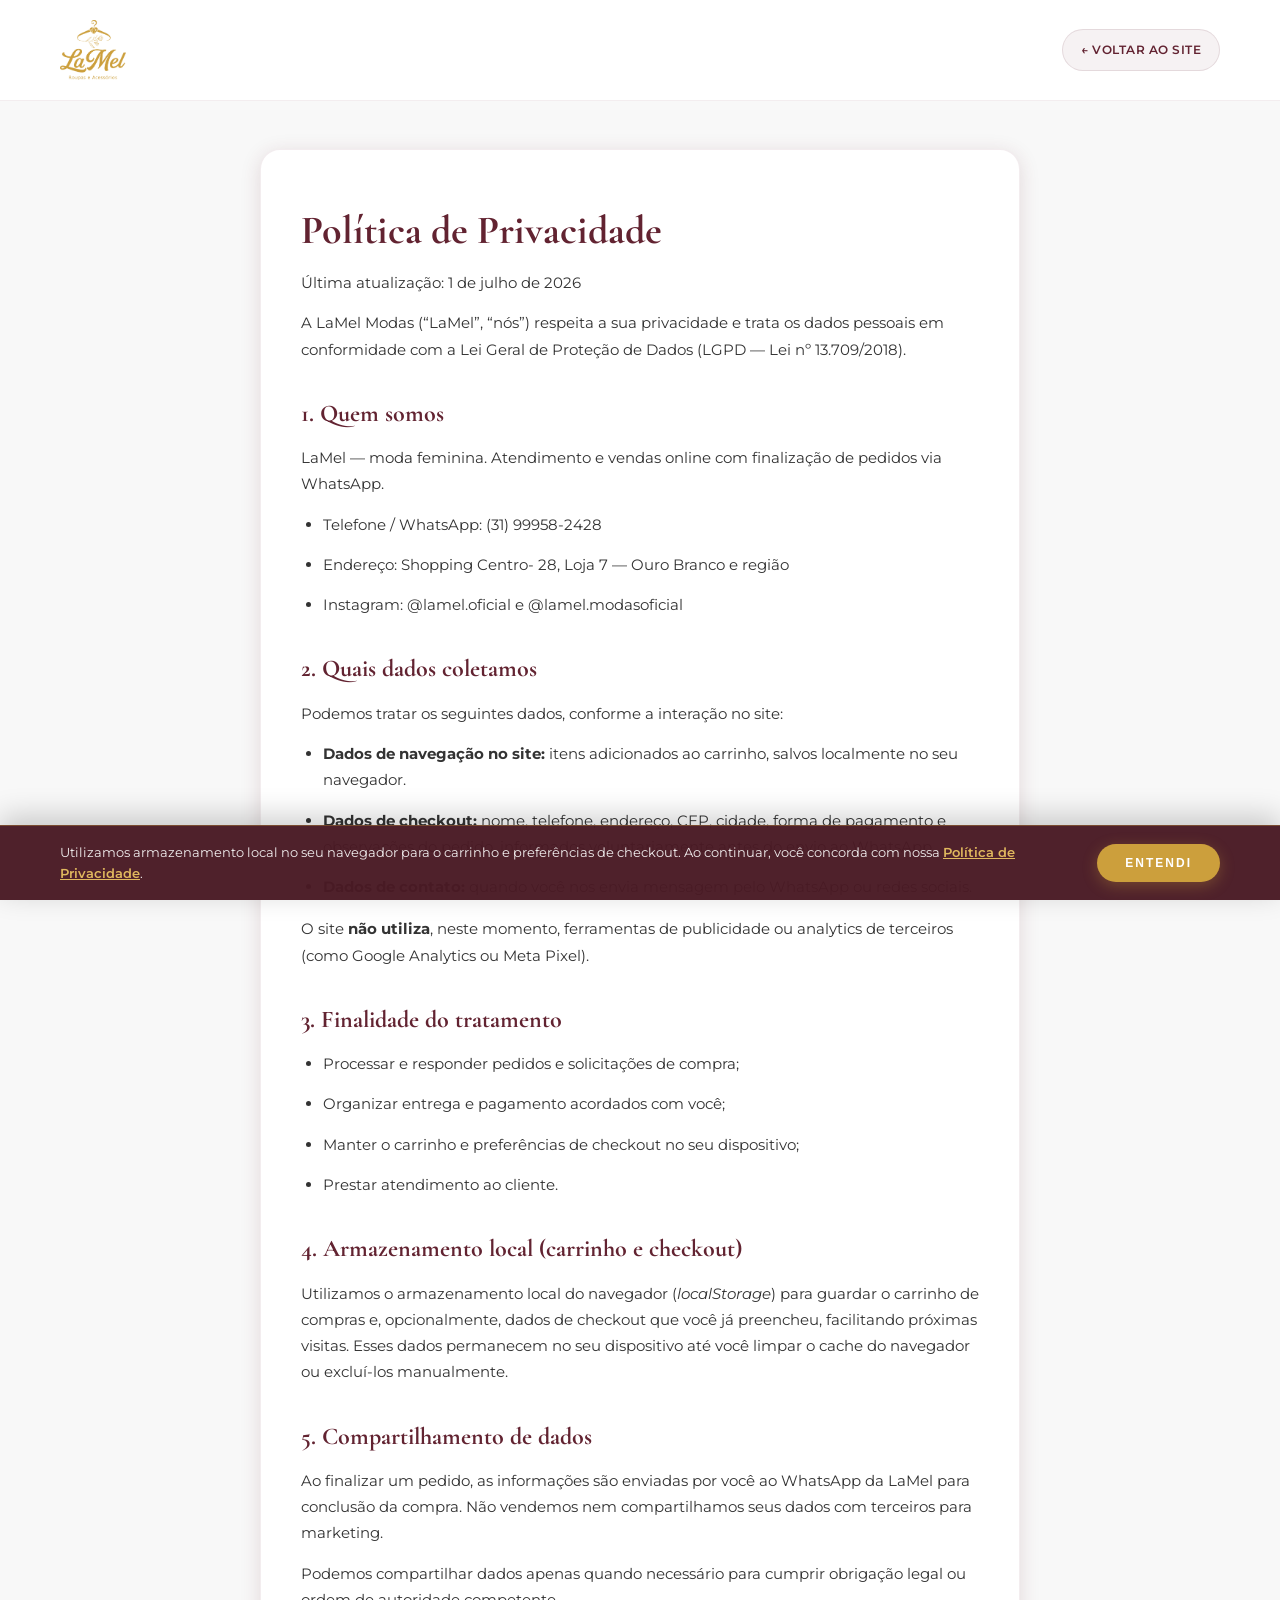
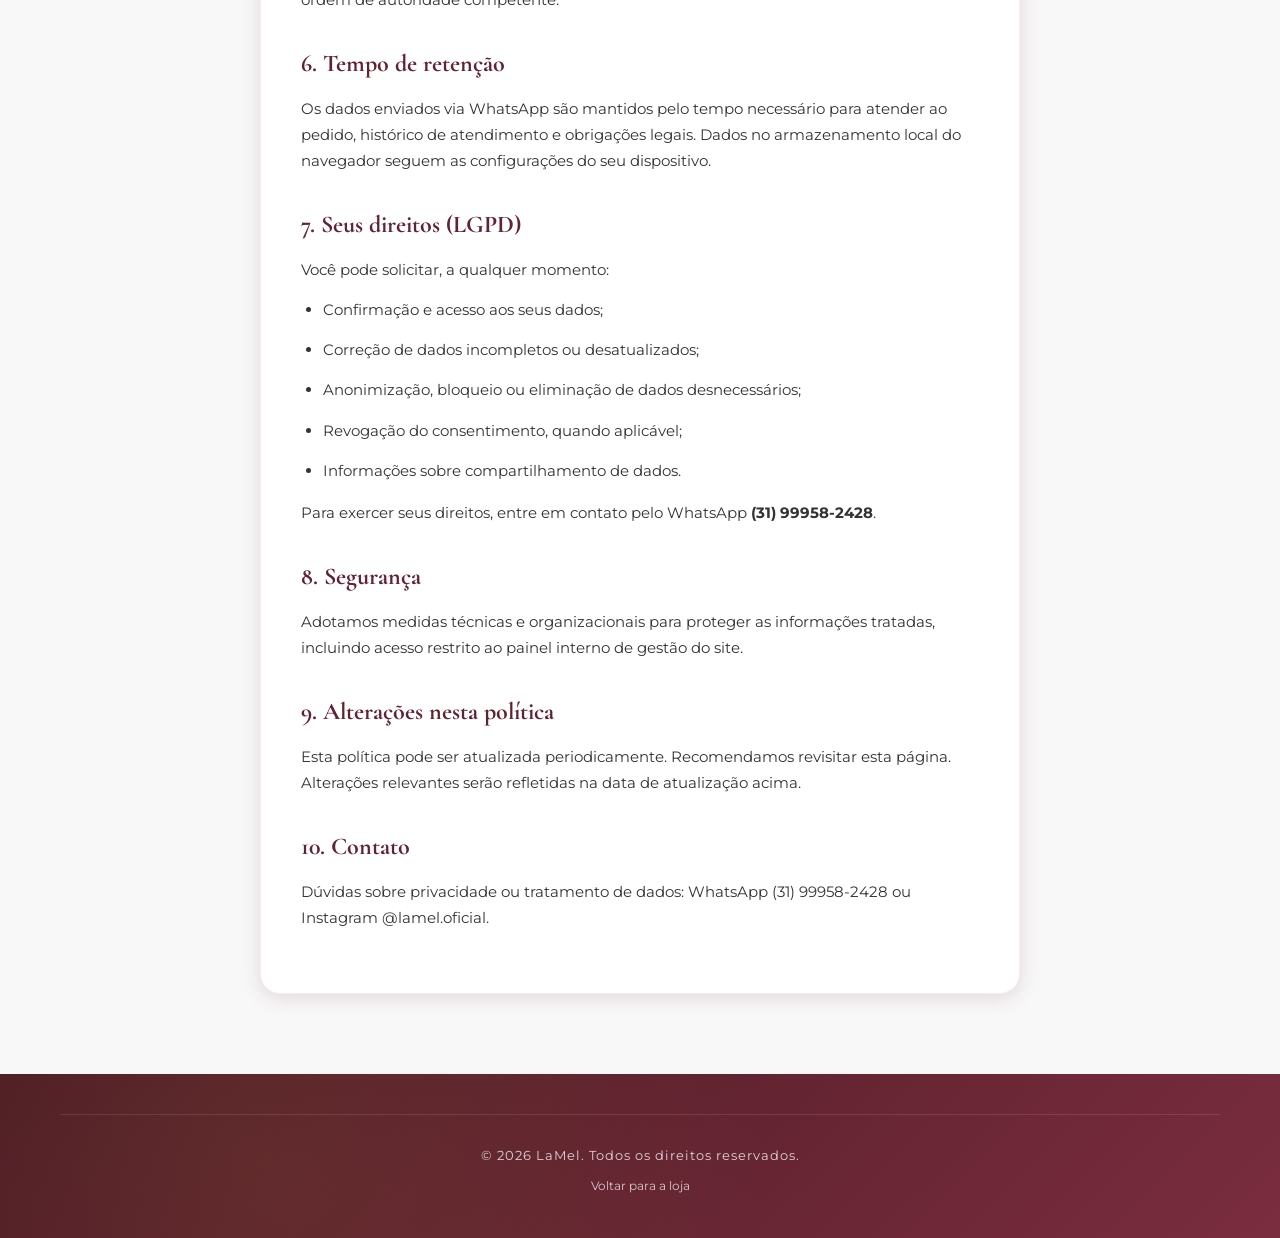
<file: privacidade.html>
<!DOCTYPE html>
<html lang="pt-BR">
<head>
    <meta charset="UTF-8">
    <meta name="viewport" content="width=device-width, initial-scale=1.0">
    <title>Política de Privacidade | LaMel</title>
    <meta name="description" content="Política de Privacidade da LaMel Modas. Saiba como tratamos seus dados pessoais.">
    <link rel="icon" type="image/png" href="logo/logo_lamel_-3.png">
    <link rel="stylesheet" href="styles.css?v=22">
    <link rel="preconnect" href="https://fonts.googleapis.com">
    <link rel="preconnect" href="https://fonts.gstatic.com" crossorigin>
    <link href="https://fonts.googleapis.com/css2?family=Cormorant+Garamond:wght@400;500;600;700&family=Montserrat:wght@300;400;500;600;700&display=swap" rel="stylesheet">
</head>
<body class="legal-page">
    <header class="legal-header">
        <div class="container">
            <a href="index.html" class="legal-logo-link">
                <img src="logo/logo_lamel_-2.png" alt="LaMel" class="header-logo">
            </a>
            <a href="index.html" class="btn-back-site">← Voltar ao site</a>
        </div>
    </header>

    <main class="legal-main">
        <div class="container">
            <article class="legal-content">
                <h1 class="legal-title">Política de Privacidade</h1>
                <p class="legal-updated">Última atualização: 1 de julho de 2026</p>

                <p>A LaMel Modas (“LaMel”, “nós”) respeita a sua privacidade e trata os dados pessoais em conformidade com a Lei Geral de Proteção de Dados (LGPD — Lei nº 13.709/2018).</p>

                <h2>1. Quem somos</h2>
                <p>LaMel — moda feminina. Atendimento e vendas online com finalização de pedidos via WhatsApp.</p>
                <ul>
                    <li>Telefone / WhatsApp: (31) 99958-2428</li>
                    <li>Endereço: Shopping Centro- 28, Loja 7 — Ouro Branco e região</li>
                    <li>Instagram: @lamel.oficial e @lamel.modasoficial</li>
                </ul>

                <h2>2. Quais dados coletamos</h2>
                <p>Podemos tratar os seguintes dados, conforme a interação no site:</p>
                <ul>
                    <li><strong>Dados de navegação no site:</strong> itens adicionados ao carrinho, salvos localmente no seu navegador.</li>
                    <li><strong>Dados de checkout:</strong> nome, telefone, endereço, CEP, cidade, forma de pagamento e observações do pedido, informados voluntariamente antes do envio ao WhatsApp.</li>
                    <li><strong>Dados de contato:</strong> quando você nos envia mensagem pelo WhatsApp ou redes sociais.</li>
                </ul>
                <p>O site <strong>não utiliza</strong>, neste momento, ferramentas de publicidade ou analytics de terceiros (como Google Analytics ou Meta Pixel).</p>

                <h2>3. Finalidade do tratamento</h2>
                <ul>
                    <li>Processar e responder pedidos e solicitações de compra;</li>
                    <li>Organizar entrega e pagamento acordados com você;</li>
                    <li>Manter o carrinho e preferências de checkout no seu dispositivo;</li>
                    <li>Prestar atendimento ao cliente.</li>
                </ul>

                <h2>4. Armazenamento local (carrinho e checkout)</h2>
                <p>Utilizamos o armazenamento local do navegador (<em>localStorage</em>) para guardar o carrinho de compras e, opcionalmente, dados de checkout que você já preencheu, facilitando próximas visitas. Esses dados permanecem no seu dispositivo até você limpar o cache do navegador ou excluí-los manualmente.</p>

                <h2>5. Compartilhamento de dados</h2>
                <p>Ao finalizar um pedido, as informações são enviadas por você ao WhatsApp da LaMel para conclusão da compra. Não vendemos nem compartilhamos seus dados com terceiros para marketing.</p>
                <p>Podemos compartilhar dados apenas quando necessário para cumprir obrigação legal ou ordem de autoridade competente.</p>

                <h2>6. Tempo de retenção</h2>
                <p>Os dados enviados via WhatsApp são mantidos pelo tempo necessário para atender ao pedido, histórico de atendimento e obrigações legais. Dados no armazenamento local do navegador seguem as configurações do seu dispositivo.</p>

                <h2>7. Seus direitos (LGPD)</h2>
                <p>Você pode solicitar, a qualquer momento:</p>
                <ul>
                    <li>Confirmação e acesso aos seus dados;</li>
                    <li>Correção de dados incompletos ou desatualizados;</li>
                    <li>Anonimização, bloqueio ou eliminação de dados desnecessários;</li>
                    <li>Revogação do consentimento, quando aplicável;</li>
                    <li>Informações sobre compartilhamento de dados.</li>
                </ul>
                <p>Para exercer seus direitos, entre em contato pelo WhatsApp <strong>(31) 99958-2428</strong>.</p>

                <h2>8. Segurança</h2>
                <p>Adotamos medidas técnicas e organizacionais para proteger as informações tratadas, incluindo acesso restrito ao painel interno de gestão do site.</p>

                <h2>9. Alterações nesta política</h2>
                <p>Esta política pode ser atualizada periodicamente. Recomendamos revisitar esta página. Alterações relevantes serão refletidas na data de atualização acima.</p>

                <h2>10. Contato</h2>
                <p>Dúvidas sobre privacidade ou tratamento de dados: WhatsApp (31) 99958-2428 ou Instagram @lamel.oficial.</p>
            </article>
        </div>
    </main>

    <footer class="footer legal-footer">
        <div class="container">
            <div class="footer-bottom">
                <p class="footer-text">© <span id="footer-year">2026</span> LaMel. Todos os direitos reservados.</p>
                <a href="index.html" class="legal-footer-link">Voltar para a loja</a>
            </div>
        </div>
    </footer>

    <div id="privacy-bar" class="privacy-bar" role="dialog" aria-live="polite" aria-label="Aviso de privacidade" hidden>
        <div class="privacy-bar-inner container">
            <p class="privacy-bar-text">
                Utilizamos armazenamento local no seu navegador para o carrinho e preferências de checkout.
                Ao continuar, você concorda com nossa
                <a href="privacidade.html">Política de Privacidade</a>.
            </p>
            <button type="button" class="btn btn-primary privacy-bar-btn" onclick="acceptPrivacyConsent()">Entendi</button>
        </div>
    </div>

    <script src="script.js?v=13"></script>
</body>
</html>
</file>
<file: styles.css>
/* Reset and Base Styles */
* {
    margin: 0;
    padding: 0;
    box-sizing: border-box;
}

:root {
    --primary-color: #622331;
    --primary-light: #7a2d3e;
    --primary-dark: #4a1a25;
    --secondary-color: #CC9F3C;
    --secondary-light: #e0b85e;
    --secondary-dark: #b88a2a;
    --white: #ffffff;
    --light-gray: #f8f8f8;
    --text-dark: #333333;
    --text-light: #666666;
    --shadow: 0 4px 20px rgba(98, 35, 49, 0.15);
    --shadow-hover: 0 8px 30px rgba(98, 35, 49, 0.25);
}

body {
    font-family: 'Montserrat', sans-serif;
    color: var(--text-dark);
    line-height: 1.6;
    background-color: var(--white);
}

h1, h2, h3, h4 {
    font-family: 'Cormorant Garamond', serif;
}

.container {
    max-width: 1200px;
    margin: 0 auto;
    padding: 0 20px;
}

.hidden {
    display: none !important;
}

/* Splash Screen */
.splash-screen {
    position: fixed;
    top: 0;
    left: 0;
    width: 100%;
    height: 100%;
    background: linear-gradient(135deg, var(--primary-color) 0%, var(--primary-light) 50%, var(--primary-dark) 100%);
    display: flex;
    align-items: center;
    justify-content: center;
    z-index: 9999;
    animation: splashFadeOut 0.5s ease-out 1.6s forwards;
}

.returning-visitor .splash-screen {
    display: none !important;
}

.splash-content {
    text-align: center;
    animation: splashContent 0.8s ease-out;
}

.splash-logo {
    width: 250px;
    max-width: 80%;
    height: auto;
    margin-bottom: 30px;
    animation: logoFloat 2s ease-in-out infinite;
}

.splash-loader {
    width: 50px;
    height: 3px;
    background: var(--secondary-color);
    margin: 0 auto;
    position: relative;
    overflow: hidden;
    border-radius: 3px;
}

.splash-loader::after {
    content: '';
    position: absolute;
    top: 0;
    left: -50%;
    width: 50%;
    height: 100%;
    background: var(--secondary-light);
    animation: loaderSlide 1.5s ease-in-out infinite;
}

@keyframes splashFadeOut {
    to {
        opacity: 0;
        visibility: hidden;
    }
}

@keyframes splashContent {
    from {
        opacity: 0;
        transform: translateY(30px);
    }
    to {
        opacity: 1;
        transform: translateY(0);
    }
}

@keyframes logoFloat {
    0%, 100% {
        transform: translateY(0);
    }
    50% {
        transform: translateY(-10px);
    }
}

@keyframes loaderSlide {
    0% {
        left: -50%;
    }
    100% {
        left: 100%;
    }
}

/* Main Content */
.main-content {
    opacity: 0;
    animation: mainContentFadeIn 0.8s ease-out 1.6s forwards;
}

.returning-visitor .main-content {
    opacity: 1;
    animation: none;
}

@keyframes mainContentFadeIn {
    to {
        opacity: 1;
    }
}

/* Header */
.header {
    background: rgba(255, 255, 255, 0.98);
    backdrop-filter: blur(10px);
    box-shadow: 0 4px 20px rgba(0, 0, 0, 0.08);
    position: sticky;
    top: 0;
    z-index: 100;
    padding: 25px 0;
    transition: all 0.3s ease;
}

.header.scrolled {
    padding: 15px 0;
    box-shadow: 0 8px 30px rgba(0, 0, 0, 0.12);
}

.nav {
    display: flex;
    justify-content: space-between;
    align-items: center;
    position: relative;
}

.menu-toggle {
    display: none;
    background: none;
    border: none;
    cursor: pointer;
    color: var(--primary-color);
}

.logo-link {
    text-decoration: none;
    position: absolute;
    left: 50%;
    transform: translateX(-50%);
}

.header-logo {
    height: 60px;
    width: auto;
}

.nav-links {
    display: flex;
    flex: 1;
    justify-content: flex-start;
    align-items: center;
    gap: 28px;
    min-width: 0;
}

.nav-icons {
    display: flex;
    gap: 15px;
    align-items: center;
    flex-shrink: 0;
}

.header .nav-icons .internal-area-btn,
.header .nav-icons a.internal-area-btn {
    display: inline-flex;
    align-items: center;
    justify-content: center;
    gap: 6px;
    padding: 11px 20px;
    border: none;
    border-radius: 10px;
    background: var(--primary-color);
    color: #ffffff;
    font-family: 'Montserrat', sans-serif;
    font-size: 11px;
    font-weight: 700;
    text-transform: uppercase;
    letter-spacing: 1.2px;
    text-decoration: none;
    white-space: nowrap;
    box-shadow: 0 2px 8px rgba(98, 35, 49, 0.2);
    cursor: pointer;
    line-height: 1;
    flex-shrink: 0;
    transition: all 0.3s ease;
}

.header .nav-icons .internal-area-icon {
    flex-shrink: 0;
    stroke: #ffffff;
}

.header .nav-icons .internal-area-btn:hover,
.header .nav-icons a.internal-area-btn:hover {
    background: var(--primary-light);
    color: #ffffff;
    text-decoration: none;
    transform: translateY(-2px);
    box-shadow: 0 6px 16px rgba(98, 35, 49, 0.35);
}

.nav-link {
    text-decoration: none;
    color: var(--text-dark);
    font-weight: 600;
    font-size: 12px;
    text-transform: uppercase;
    letter-spacing: 1px;
    white-space: nowrap;
    transition: all 0.3s ease;
    position: relative;
    padding: 8px 0;
}

.nav-link::after {
    content: '';
    position: absolute;
    bottom: 0;
    left: 0;
    width: 0;
    height: 2px;
    background: linear-gradient(90deg, var(--secondary-color), var(--primary-color));
    transition: width 0.3s ease;
}

.nav-link:hover {
    color: var(--primary-color);
}

.nav-link:hover::after {
    width: 100%;
}

.cart-btn {
    position: relative;
    background: none;
    border: none;
    cursor: pointer;
    padding: 8px;
    color: var(--primary-color);
    transition: transform 0.3s ease;
}

.cart-btn:hover {
    transform: scale(1.1);
}

.cart-count {
    position: absolute;
    top: 0;
    right: 0;
    background: var(--secondary-color);
    color: var(--white);
    font-size: 11px;
    font-weight: bold;
    width: 18px;
    height: 18px;
    border-radius: 50%;
    display: flex;
    align-items: center;
    justify-content: center;
}

/* Hero Section */
.hero {
    height: 100vh;
    min-height: 600px;
    position: relative;
    overflow: hidden;
    display: flex;
    align-items: center;
}

.hero-background {
    position: absolute;
    top: 0;
    left: 0;
    width: 100%;
    height: 100%;
    overflow: hidden;
}

.hero-slide {
    position: absolute;
    top: 0;
    left: 0;
    width: 100%;
    height: 100%;
    background-size: cover;
    background-position: center;
    background-repeat: no-repeat;
    opacity: 0;
    transform: translateX(100%);
    transition: all 1s cubic-bezier(0.4, 0, 0.2, 1);
}

.hero-slide.active {
    opacity: 1;
    transform: translateX(0);
}

.hero-slide.slide-out {
    opacity: 0;
    transform: translateX(-100%);
}

.hero-overlay {
    position: absolute;
    top: 0;
    left: 0;
    width: 100%;
    height: 100%;
    background: linear-gradient(180deg, rgba(74, 26, 37, 0.6) 0%, rgba(98, 35, 49, 0.35) 45%, rgba(74, 26, 37, 0.65) 100%);
}

.hero-content {
    position: relative;
    z-index: 2;
    color: var(--white);
    text-align: center;
    max-width: 800px;
    margin: 0 auto;
}

.hero-kicker {
    display: inline-flex;
    align-items: center;
    font-family: 'Montserrat', sans-serif;
    font-size: 13px;
    font-weight: 600;
    letter-spacing: 3px;
    text-transform: uppercase;
    color: var(--secondary-light);
    margin-bottom: 18px;
    animation: subtitleFadeIn 1s ease-out 0.3s both;
}

.hero-kicker::before {
    content: '';
    display: inline-block;
    width: 28px;
    height: 1px;
    background: var(--secondary-light);
    margin-right: 10px;
}

.hero-title {
    font-size: 56px;
    font-weight: 500;
    margin-bottom: 25px;
    line-height: 1.15;
    text-shadow: 0 2px 20px rgba(0, 0, 0, 0.3);
    animation: titleFadeIn 1s ease-out 0.5s both;
}

.hero-title-accent {
    font-weight: 400;
    font-style: italic;
    color: var(--secondary-light);
}

.hero-subtitle {
    font-size: 20px;
    font-weight: 300;
    margin-bottom: 40px;
    opacity: 0.95;
    line-height: 1.6;
    animation: subtitleFadeIn 1s ease-out 0.8s both;
}

.hero-dots {
    position: absolute;
    bottom: 30px;
    left: 50%;
    transform: translateX(-50%);
    display: flex;
    gap: 12px;
    z-index: 3;
}

.hero-dot {
    width: 12px;
    height: 12px;
    border-radius: 50%;
    background: rgba(255, 255, 255, 0.5);
    cursor: pointer;
    transition: all 0.3s ease;
}

.hero-dot.active {
    background: var(--secondary-color);
    transform: scale(1.2);
}

.hero-dot:hover {
    background: var(--white);
}

@keyframes titleFadeIn {
    from {
        opacity: 0;
        transform: translateY(30px);
    }
    to {
        opacity: 1;
        transform: translateY(0);
    }
}

@keyframes subtitleFadeIn {
    from {
        opacity: 0;
        transform: translateY(20px);
    }
    to {
        opacity: 0.95;
        transform: translateY(0);
    }
}

.btn {
    display: inline-flex;
    align-items: center;
    justify-content: center;
    padding: 18px 50px;
    font-size: 13px;
    font-weight: 700;
    text-transform: uppercase;
    letter-spacing: 2px;
    text-decoration: none;
    border: none;
    cursor: pointer;
    transition: all 0.4s cubic-bezier(0.4, 0, 0.2, 1);
    border-radius: 50px;
    position: relative;
    overflow: hidden;
}

.btn-primary {
    background: var(--secondary-color);
    color: var(--white);
    box-shadow: 0 4px 15px rgba(204, 159, 60, 0.3);
    animation: btnFadeIn 1s ease-out 1.1s both;
}

.btn-primary::before {
    content: '';
    position: absolute;
    top: 0;
    left: -100%;
    width: 100%;
    height: 100%;
    background: linear-gradient(90deg, transparent, rgba(255,255,255,0.3), transparent);
    transition: left 0.5s ease;
}

.btn-primary:hover::before {
    left: 100%;
}

.btn-primary:hover {
    background: var(--secondary-light);
    transform: translateY(-3px) scale(1.02);
    box-shadow: 0 8px 25px rgba(204, 159, 60, 0.5);
}

@keyframes btnFadeIn {
    from {
        opacity: 0;
        transform: translateY(20px);
    }
    to {
        opacity: 1;
        transform: translateY(0);
    }
}

.btn-whatsapp {
    background: #25D366;
    color: var(--white);
    width: 100%;
    gap: 10px;
}

.btn-whatsapp:hover {
    background: #128C7E;
    transform: translateY(-2px);
    box-shadow: 0 5px 20px rgba(37, 211, 102, 0.4);
}

/* Trust Bar */
.trust-bar {
    padding: 22px 0;
    background: var(--light-gray);
    border-bottom: 1px solid rgba(98, 35, 49, 0.06);
}

.trust-bar-inner {
    display: flex;
    justify-content: center;
    align-items: flex-start;
    gap: 40px;
    flex-wrap: wrap;
}

.trust-item {
    display: inline-flex;
    align-items: flex-start;
    gap: 10px;
    font-size: 13px;
    font-weight: 600;
    color: var(--text-dark);
    white-space: nowrap;
    line-height: 1.55;
}

.trust-item svg {
    color: var(--primary-color);
    flex-shrink: 0;
    margin-top: 3px;
}

.trust-item-hours {
    white-space: nowrap;
}

.trust-hours-inline {
    display: inline-flex;
    align-items: center;
    flex-wrap: wrap;
    gap: 0;
    padding-top: 1px;
}

.trust-hours-inline strong {
    color: var(--primary-color);
}

.trust-item-text {
    display: block;
    padding-top: 1px;
}

.trust-hours-sep {
    margin: 0 12px;
    color: rgba(98, 35, 49, 0.3);
    font-weight: 400;
}

.trust-item-hours strong {
    display: inline;
    font-size: 13px;
    margin-bottom: 0;
}

/* Novidades */
.novidades-section {
    padding: 60px 0 10px;
    background: var(--white);
}

.novidades-grid {
    display: flex;
    gap: 20px;
    overflow-x: auto;
    padding-bottom: 14px;
    scroll-snap-type: x mandatory;
    -webkit-overflow-scrolling: touch;
}

.novidades-grid::-webkit-scrollbar {
    height: 6px;
}

.novidades-grid::-webkit-scrollbar-thumb {
    background: rgba(98, 35, 49, 0.2);
    border-radius: 10px;
}

.novidades-grid .product-card {
    flex: 0 0 260px;
    scroll-snap-align: start;
}

.novidades-grid .product-image-container {
    height: 320px;
}

/* Products Section */
.products-section {
    padding: 100px 0;
    background: var(--light-gray);
    position: relative;
}

.products-section::before {
    content: '';
    position: absolute;
    top: 0;
    left: 0;
    right: 0;
    height: 1px;
    background: linear-gradient(90deg, transparent, var(--secondary-color), transparent);
}

.section-header {
    display: flex;
    justify-content: space-between;
    align-items: center;
    margin-bottom: 50px;
}

.section-title {
    font-size: 36px;
    font-weight: 700;
    color: var(--primary-color);
    letter-spacing: -1px;
}

.view-all-btn {
    color: var(--primary-color);
    text-decoration: none;
    font-weight: 600;
    font-size: 14px;
    text-transform: uppercase;
    letter-spacing: 1px;
    transition: color 0.3s ease;
}

.view-all-btn:hover {
    color: var(--secondary-color);
}

.collections-catalog {
    display: flex;
    flex-direction: column;
    gap: 72px;
}

.collection-block {
    background: var(--white);
    border-radius: 20px;
    padding: 36px;
    box-shadow: none;
    border: 1px solid rgba(98, 35, 49, 0.08);
    scroll-margin-top: 100px;
}

.collection-block-header {
    display: flex;
    justify-content: space-between;
    align-items: flex-start;
    gap: 24px;
    margin-bottom: 32px;
    padding-bottom: 24px;
    border-bottom: 1px solid var(--border-color, #eadde1);
}

.collection-banner {
    position: relative;
    margin: -36px -36px 32px;
    min-height: 220px;
    border-radius: 20px 20px 0 0;
    background-size: cover;
    background-position: center;
    display: flex;
    align-items: flex-end;
    overflow: hidden;
}

.collection-banner-overlay {
    position: absolute;
    inset: 0;
    background: linear-gradient(180deg, rgba(74, 26, 37, 0) 0%, rgba(74, 26, 37, 0.8) 100%);
}

.collection-banner-content {
    position: relative;
    z-index: 1;
    width: 100%;
    padding: 28px 32px;
    display: flex;
    justify-content: space-between;
    align-items: flex-end;
    gap: 16px;
    flex-wrap: wrap;
}

.collection-banner-content .collection-title {
    color: var(--white);
}

.collection-banner-content .collection-description {
    color: rgba(255, 255, 255, 0.88);
}

.collection-banner-content .collection-count {
    color: var(--secondary-light);
    padding-top: 0;
}

.collection-title {
    font-family: 'Cormorant Garamond', serif;
    font-size: 32px;
    font-weight: 700;
    color: var(--primary-color);
    margin-bottom: 6px;
}

.collection-description {
    color: var(--text-light, #666);
    font-size: 15px;
    max-width: 560px;
    line-height: 1.6;
}

.collection-count {
    font-size: 12px;
    font-weight: 700;
    text-transform: uppercase;
    letter-spacing: 1px;
    color: var(--secondary-color);
    white-space: nowrap;
    padding-top: 8px;
}

.collection-empty {
    grid-column: 1 / -1;
    text-align: center;
    padding: 48px 20px;
    color: var(--text-light, #666);
    font-size: 15px;
    background: var(--light-gray);
    border-radius: 12px;
}

.products-grid {
    display: grid;
    grid-template-columns: repeat(3, 1fr);
    gap: 30px;
}

.product-card {
    background: var(--white);
    border-radius: 16px;
    overflow: hidden;
    border: 1px solid rgba(98, 35, 49, 0.08);
    box-shadow: none;
    transition: all 0.4s cubic-bezier(0.4, 0, 0.2, 1);
    cursor: pointer;
    position: relative;
}

.product-card::before {
    content: '';
    position: absolute;
    top: 0;
    left: 0;
    right: 0;
    height: 4px;
    background: linear-gradient(90deg, var(--secondary-color), var(--primary-color));
    transform: scaleX(0);
    transition: transform 0.4s ease;
}

.product-card:hover::before {
    transform: scaleX(1);
}

.product-card:hover {
    transform: translateY(-8px);
    box-shadow: var(--shadow-hover);
    border-color: transparent;
}

.product-image-container {
    position: relative;
    overflow: hidden;
    height: 400px;
    cursor: pointer;
}

.product-view-hint {
    position: absolute;
    bottom: 16px;
    left: 50%;
    transform: translateX(-50%) translateY(10px);
    z-index: 5;
    padding: 8px 16px;
    border-radius: 20px;
    background: rgba(98, 35, 49, 0.92);
    color: var(--white);
    font-size: 11px;
    font-weight: 700;
    text-transform: uppercase;
    letter-spacing: 1px;
    opacity: 0;
    transition: opacity 0.3s ease, transform 0.3s ease;
    pointer-events: none;
}

.product-card:hover .product-view-hint {
    opacity: 1;
    transform: translateX(-50%) translateY(0);
}

.product-image {
    position: absolute;
    top: 0;
    left: 0;
    width: 100%;
    height: 100%;
    object-fit: cover;
    background: var(--light-gray);
    transition: transform 0.6s ease, opacity 0.5s ease;
}

.product-image-secondary {
    opacity: 0;
}

.product-card:hover .product-image {
    transform: scale(1.05);
}

.product-card:hover .product-image-primary {
    opacity: 0;
}

.product-card:hover .product-image-secondary {
    opacity: 1;
}

.product-badge {
    position: absolute;
    top: 14px;
    left: 14px;
    z-index: 10;
    background: linear-gradient(135deg, var(--primary-color) 0%, var(--primary-light) 100%);
    color: var(--white);
    font-size: 10px;
    font-weight: 700;
    text-transform: uppercase;
    letter-spacing: 0.8px;
    padding: 6px 13px;
    border-radius: 20px;
    box-shadow: 0 4px 12px rgba(98, 35, 49, 0.35);
}

.favorite-btn {
    position: absolute;
    top: 15px;
    right: 15px;
    width: 40px;
    height: 40px;
    background: rgba(255, 255, 255, 0.9);
    border: none;
    border-radius: 50%;
    cursor: pointer;
    display: flex;
    align-items: center;
    justify-content: center;
    color: var(--text-light);
    transition: all 0.3s ease;
    z-index: 10;
}

.favorite-btn:hover {
    background: var(--white);
    color: #e74c3c;
    transform: scale(1.1);
}

.product-info {
    padding: 25px;
    position: relative;
}

.product-name {
    font-family: 'Cormorant Garamond', serif;
    font-size: 22px;
    font-weight: 600;
    color: var(--primary-color);
    margin-bottom: 12px;
    letter-spacing: -0.5px;
}

.product-price-section {
    margin-bottom: 18px;
}

.product-price {
    font-size: 28px;
    font-weight: 700;
    color: var(--secondary-color);
    margin-bottom: 5px;
    letter-spacing: -1px;
}

.product-installment {
    font-size: 12px;
    color: var(--text-light);
    font-weight: 500;
}

.modal-installment-table {
    margin-top: 16px;
}

.installment-table-wrap {
    background: var(--light-gray);
    border-radius: 12px;
    padding: 16px;
}

.installment-table-title {
    font-size: 13px;
    font-weight: 700;
    text-transform: uppercase;
    letter-spacing: 0.8px;
    color: var(--primary-color);
    margin-bottom: 12px;
}

.installment-table {
    width: 100%;
    border-collapse: collapse;
    font-size: 13px;
}

.installment-table th,
.installment-table td {
    padding: 8px 10px;
    text-align: left;
    border-bottom: 1px solid rgba(98, 35, 49, 0.08);
}

.installment-table th {
    font-size: 11px;
    text-transform: uppercase;
    letter-spacing: 0.6px;
    color: var(--text-light);
    font-weight: 600;
}

.installment-table tbody tr:last-child td {
    border-bottom: none;
}

.installment-table td:first-child {
    font-weight: 600;
    color: var(--primary-color);
    width: 72px;
}

.installment-table td:nth-child(2) {
    font-weight: 600;
    color: var(--secondary-color);
}

.installment-cash {
    color: var(--text-light);
    font-size: 12px;
}

.installment-table-note {
    margin-top: 10px;
    font-size: 11px;
    color: var(--text-light);
    line-height: 1.4;
}

.product-size {
    font-size: 12px;
    color: var(--text-light);
    margin-bottom: 20px;
    padding: 8px 15px;
    background: linear-gradient(135deg, var(--light-gray) 0%, #e8e8e8 100%);
    border-radius: 20px;
    display: inline-block;
    font-weight: 500;
    letter-spacing: 0.5px;
}

.add-to-cart {
    width: 100%;
    padding: 14px;
    background: linear-gradient(135deg, var(--primary-color) 0%, var(--primary-light) 100%);
    color: var(--white);
    border: none;
    font-size: 13px;
    font-weight: 700;
    text-transform: uppercase;
    letter-spacing: 1.5px;
    cursor: pointer;
    transition: all 0.4s cubic-bezier(0.4, 0, 0.2, 1);
    border-radius: 8px;
    position: relative;
    overflow: hidden;
    display: flex;
    align-items: center;
    justify-content: center;
    gap: 10px;
}

.add-to-cart::before {
    content: '';
    position: absolute;
    top: 50%;
    left: 50%;
    width: 0;
    height: 0;
    background: rgba(255,255,255,0.2);
    border-radius: 50%;
    transform: translate(-50%, -50%);
    transition: width 0.6s ease, height 0.6s ease;
}

.add-to-cart:hover::before {
    width: 300px;
    height: 300px;
}

.add-to-cart:hover {
    background: linear-gradient(135deg, var(--primary-light) 0%, var(--primary-color) 100%);
    transform: translateY(-2px);
    box-shadow: 0 8px 20px rgba(98, 35, 49, 0.3);
}

/* Product Detail Modal */
.product-modal {
    position: fixed;
    inset: 0;
    z-index: 2000;
    display: flex;
    align-items: center;
    justify-content: center;
    padding: 20px;
    opacity: 0;
    visibility: hidden;
    transition: opacity 0.3s ease, visibility 0.3s ease;
}

.product-modal.open {
    opacity: 1;
    visibility: visible;
}

.product-modal-overlay {
    position: absolute;
    inset: 0;
    background: rgba(74, 26, 37, 0.75);
    backdrop-filter: blur(4px);
}

.product-modal-dialog {
    position: relative;
    z-index: 1;
    width: 100%;
    max-width: 960px;
    max-height: 90vh;
    overflow-y: auto;
    background: var(--white);
    border-radius: 20px;
    box-shadow: 0 24px 60px rgba(98, 35, 49, 0.35);
    animation: modalSlideIn 0.35s ease-out;
}

@keyframes modalSlideIn {
    from {
        opacity: 0;
        transform: translateY(24px) scale(0.98);
    }
    to {
        opacity: 1;
        transform: translateY(0) scale(1);
    }
}

.product-modal-close {
    position: absolute;
    top: 16px;
    right: 16px;
    z-index: 10;
    width: 40px;
    height: 40px;
    border: none;
    border-radius: 50%;
    background: var(--white);
    color: var(--primary-color);
    cursor: pointer;
    display: flex;
    align-items: center;
    justify-content: center;
    box-shadow: 0 4px 12px rgba(0, 0, 0, 0.15);
    transition: all 0.25s ease;
}

.product-modal-close:hover {
    background: var(--primary-color);
    color: var(--white);
}

.product-modal-body {
    display: grid;
    grid-template-columns: 1fr 1fr;
    gap: 0;
}

.product-modal-gallery {
    padding: 24px;
    background: var(--light-gray);
    border-radius: 20px 0 0 20px;
}

.modal-main-image-wrap {
    position: relative;
    border-radius: 12px;
    overflow: hidden;
    background: var(--white);
    margin-bottom: 16px;
}

.modal-main-image-wrap img {
    width: 100%;
    height: 420px;
    object-fit: cover;
    display: block;
    cursor: zoom-in;
}

.modal-main-image-wrap img.hidden,
.modal-main-video.hidden {
    display: none;
}

.modal-main-video {
    width: 100%;
    height: 420px;
    object-fit: cover;
    display: block;
    background: #000;
}

.modal-thumb-video {
    position: relative;
    padding: 0;
    border: 2px solid transparent;
    border-radius: 8px;
    overflow: hidden;
    background: #000;
    cursor: pointer;
}

.modal-thumb-video video {
    width: 72px;
    height: 72px;
    object-fit: cover;
    display: block;
}

.modal-thumb-play {
    position: absolute;
    inset: 0;
    display: flex;
    align-items: center;
    justify-content: center;
    background: rgba(0, 0, 0, 0.35);
    color: #fff;
    font-size: 18px;
}

.modal-size-picker {
    margin: 16px 0;
}

.modal-size-label {
    font-size: 13px;
    font-weight: 600;
    color: var(--primary-color);
    margin-bottom: 10px;
    text-transform: uppercase;
    letter-spacing: 0.5px;
}

.size-options {
    display: flex;
    flex-wrap: wrap;
    gap: 8px;
}

.size-option {
    min-width: 44px;
    padding: 10px 14px;
    border: 1px solid rgba(98, 35, 49, 0.18);
    border-radius: 8px;
    background: var(--white);
    color: var(--text-dark);
    font-size: 13px;
    font-weight: 600;
    cursor: pointer;
    transition: all 0.2s ease;
}

.size-option:hover,
.size-option.active {
    background: var(--primary-color);
    border-color: var(--primary-color);
    color: var(--white);
}

.modal-size-error {
    margin-top: 8px;
    font-size: 12px;
    color: #b42318;
}

.cart-item-size {
    font-size: 12px;
    color: var(--text-light);
    margin: 2px 0 6px;
}

.gallery-nav {
    position: absolute;
    top: 50%;
    transform: translateY(-50%);
    width: 40px;
    height: 40px;
    border: none;
    border-radius: 50%;
    background: rgba(255, 255, 255, 0.95);
    color: var(--primary-color);
    font-size: 24px;
    line-height: 1;
    cursor: pointer;
    display: flex;
    align-items: center;
    justify-content: center;
    box-shadow: 0 4px 12px rgba(0, 0, 0, 0.15);
    transition: all 0.25s ease;
    z-index: 2;
}

.gallery-nav:hover {
    background: var(--primary-color);
    color: var(--white);
}

.gallery-prev { left: 12px; }
.gallery-next { right: 12px; }

.modal-thumbnails {
    display: flex;
    gap: 10px;
    flex-wrap: wrap;
    margin-bottom: 16px;
}

.modal-thumb {
    width: 72px;
    height: 72px;
    border-radius: 8px;
    object-fit: cover;
    cursor: pointer;
    border: 2px solid transparent;
    opacity: 0.7;
    transition: all 0.25s ease;
}

.modal-thumb:hover,
.modal-thumb.active {
    opacity: 1;
    border-color: var(--secondary-color);
    transform: scale(1.05);
}

.btn-gallery-open {
    display: inline-flex;
    align-items: center;
    gap: 8px;
    padding: 12px 20px;
    border: 1px solid var(--primary-color);
    border-radius: 50px;
    background: transparent;
    color: var(--primary-color);
    font-family: 'Montserrat', sans-serif;
    font-size: 12px;
    font-weight: 600;
    text-transform: uppercase;
    letter-spacing: 1px;
    cursor: pointer;
    transition: all 0.25s ease;
    width: 100%;
    justify-content: center;
}

.btn-gallery-open:hover {
    background: var(--primary-color);
    color: var(--white);
}

.product-modal-info {
    padding: 40px 32px 32px;
    display: flex;
    flex-direction: column;
}

.modal-badge {
    position: static;
    display: inline-block;
    width: fit-content;
    margin-bottom: 12px;
}

.modal-title {
    font-family: 'Cormorant Garamond', serif;
    font-size: 32px;
    font-weight: 600;
    color: var(--primary-color);
    margin-bottom: 16px;
    line-height: 1.2;
}

.modal-description {
    font-size: 15px;
    color: var(--text-light);
    line-height: 1.7;
    margin-bottom: 20px;
}

.modal-add-cart {
    margin-top: 8px;
    margin-bottom: 16px;
}

.btn-back-home {
    display: inline-flex;
    align-items: center;
    justify-content: center;
    padding: 12px 20px;
    border-radius: 50px;
    border: 1px solid var(--border, #eadde1);
    color: var(--primary-color);
    text-decoration: none;
    font-size: 13px;
    font-weight: 600;
    transition: all 0.25s ease;
    text-align: center;
}

.btn-back-home:hover {
    background: var(--primary-color);
    color: var(--white);
    border-color: var(--primary-color);
}

/* Gallery Lightbox */
.gallery-lightbox {
    position: fixed;
    inset: 0;
    z-index: 3000;
    display: flex;
    align-items: center;
    justify-content: center;
    opacity: 0;
    visibility: hidden;
    transition: opacity 0.3s ease, visibility 0.3s ease;
}

.gallery-lightbox.open {
    opacity: 1;
    visibility: visible;
}

.gallery-lightbox-overlay {
    position: absolute;
    inset: 0;
    background: rgba(0, 0, 0, 0.92);
}

.gallery-lightbox img {
    position: relative;
    z-index: 1;
    max-width: 90vw;
    max-height: 85vh;
    object-fit: contain;
    border-radius: 8px;
    user-select: none;
}

.gallery-lightbox-close {
    position: absolute;
    top: 20px;
    right: 24px;
    z-index: 2;
    width: 48px;
    height: 48px;
    border: none;
    border-radius: 50%;
    background: rgba(255, 255, 255, 0.15);
    color: var(--white);
    font-size: 28px;
    cursor: pointer;
    transition: background 0.25s ease;
}

.gallery-lightbox-close:hover {
    background: rgba(255, 255, 255, 0.3);
}

.gallery-lightbox-nav {
    position: absolute;
    top: 50%;
    transform: translateY(-50%);
    z-index: 2;
    width: 50px;
    height: 50px;
    border: none;
    border-radius: 50%;
    background: rgba(255, 255, 255, 0.15);
    color: var(--white);
    font-size: 28px;
    cursor: pointer;
    transition: background 0.25s ease;
}

.gallery-lightbox-nav:hover {
    background: rgba(255, 255, 255, 0.3);
}

.gallery-lightbox .gallery-prev { left: 24px; }
.gallery-lightbox .gallery-next { right: 24px; }

.gallery-lightbox-counter {
    position: absolute;
    bottom: 24px;
    left: 50%;
    transform: translateX(-50%);
    z-index: 2;
    color: var(--white);
    font-size: 14px;
    letter-spacing: 1px;
}

/* Contact Section */
.contact-section {
    padding: 100px 0;
    background: linear-gradient(180deg, var(--white) 0%, var(--light-gray) 100%);
    position: relative;
}

.contact-section::after {
    content: '';
    position: absolute;
    bottom: 0;
    left: 0;
    right: 0;
    height: 1px;
    background: linear-gradient(90deg, transparent, var(--secondary-color), transparent);
}

.contact-grid {
    display: grid;
    grid-template-columns: repeat(auto-fit, minmax(280px, 1fr));
    gap: 40px;
    margin-top: 50px;
}

.contact-card {
    text-align: center;
    padding: 50px 30px;
    background: var(--white);
    border-radius: 16px;
    transition: all 0.4s cubic-bezier(0.4, 0, 0.2, 1);
    box-shadow: var(--shadow);
    position: relative;
    overflow: hidden;
}

.contact-card::before {
    content: '';
    position: absolute;
    top: 0;
    left: 0;
    right: 0;
    height: 4px;
    background: linear-gradient(90deg, var(--secondary-color), var(--primary-color));
    transform: scaleX(0);
    transition: transform 0.4s ease;
}

.contact-card:hover::before {
    transform: scaleX(1);
}

.contact-card:hover {
    transform: translateY(-10px);
    box-shadow: 0 20px 40px rgba(98, 35, 49, 0.15);
}

.contact-icon {
    width: 70px;
    height: 70px;
    background: linear-gradient(135deg, var(--primary-color) 0%, var(--primary-light) 100%);
    border-radius: 50%;
    display: flex;
    align-items: center;
    justify-content: center;
    margin: 0 auto 25px;
    color: var(--white);
    box-shadow: 0 8px 20px rgba(98, 35, 49, 0.3);
    transition: transform 0.4s ease;
}

.contact-card:hover .contact-icon {
    transform: scale(1.1) rotate(5deg);
}

.contact-title {
    font-size: 20px;
    font-weight: 600;
    color: var(--primary-color);
    margin-bottom: 15px;
    letter-spacing: -0.5px;
}

.contact-text {
    font-size: 15px;
    color: var(--text-light);
    line-height: 1.7;
}

.contact-link {
    display: inline-block;
    color: var(--secondary-color);
    font-weight: 600;
    text-decoration: none;
    transition: color 0.3s ease;
}

.contact-link:hover {
    color: var(--primary-color);
    text-decoration: underline;
}

.instagram-links {
    display: flex;
    flex-direction: column;
    gap: 12px;
}

.instagram-link {
    color: var(--secondary-color);
    text-decoration: none;
    font-size: 15px;
    font-weight: 600;
    transition: all 0.3s ease;
    padding: 8px 16px;
    border-radius: 20px;
    background: var(--light-gray);
}

.instagram-link:hover {
    color: var(--white);
    background: var(--secondary-color);
    transform: scale(1.05);
}

/* Footer */
.footer {
    background: linear-gradient(135deg, var(--primary-dark) 0%, var(--primary-color) 50%, var(--primary-light) 100%);
    color: var(--white);
    padding: 80px 0 40px;
    position: relative;
    overflow: hidden;
}

.footer::before {
    content: '';
    position: absolute;
    top: 0;
    left: 0;
    right: 0;
    bottom: 0;
    background: radial-gradient(circle at 20% 50%, rgba(204, 159, 60, 0.1) 0%, transparent 50%);
}

.footer-logo-section {
    text-align: center;
    margin-bottom: 50px;
    position: relative;
    z-index: 1;
}

.footer-logo {
    height: 60px;
    width: auto;
    filter: brightness(0) invert(1);
}

.footer-features {
    display: grid;
    grid-template-columns: repeat(4, 1fr);
    gap: 30px;
    margin-bottom: 50px;
    position: relative;
    z-index: 1;
}

.footer-feature {
    text-align: center;
}

.footer-feature-icon {
    width: 50px;
    height: 50px;
    background: rgba(255, 255, 255, 0.1);
    border-radius: 50%;
    display: flex;
    align-items: center;
    justify-content: center;
    margin: 0 auto 15px;
}

.footer-feature-text {
    font-size: 13px;
    opacity: 0.9;
    line-height: 1.5;
}

.footer-bottom {
    text-align: center;
    padding-top: 30px;
    border-top: 1px solid rgba(255, 255, 255, 0.1);
    position: relative;
    z-index: 1;
}

.footer-text {
    font-size: 13px;
    opacity: 0.8;
    letter-spacing: 1px;
}

.footer-legal {
    margin-bottom: 10px;
}

.footer-legal-link {
    color: rgba(255, 255, 255, 0.75);
    font-size: 12px;
    text-decoration: none;
    letter-spacing: 0.5px;
    transition: color 0.3s ease;
}

.footer-legal-link:hover {
    color: var(--secondary-light);
    text-decoration: underline;
}

/* Privacy bar */
.privacy-bar {
    position: fixed;
    left: 0;
    right: 0;
    bottom: 0;
    z-index: 1100;
    background: rgba(74, 26, 37, 0.97);
    color: var(--white);
    border-top: 1px solid rgba(204, 159, 60, 0.35);
    box-shadow: 0 -8px 30px rgba(0, 0, 0, 0.2);
    padding: 16px 0;
    transform: translateY(100%);
    transition: transform 0.35s ease;
}

.privacy-bar.is-visible {
    transform: translateY(0);
}

.privacy-bar-inner {
    display: flex;
    align-items: center;
    justify-content: space-between;
    gap: 20px;
    flex-wrap: wrap;
}

.privacy-bar-text {
    flex: 1;
    min-width: 240px;
    font-size: 13px;
    line-height: 1.6;
    color: rgba(255, 255, 255, 0.92);
    margin: 0;
}

.privacy-bar-text a {
    color: var(--secondary-light);
    font-weight: 600;
    text-decoration: underline;
}

.privacy-bar-text a:hover {
    color: var(--white);
}

.privacy-bar-btn {
    flex-shrink: 0;
    padding: 12px 28px;
    font-size: 12px;
    white-space: nowrap;
}

body.privacy-bar-visible .whatsapp-float {
    bottom: 88px;
}

/* Legal / Privacy page */
.legal-page {
    background: var(--light-gray);
    min-height: 100vh;
}

.legal-header {
    background: var(--white);
    border-bottom: 1px solid rgba(98, 35, 49, 0.08);
    padding: 20px 0;
    position: sticky;
    top: 0;
    z-index: 50;
}

.legal-header .container {
    display: flex;
    align-items: center;
    justify-content: space-between;
    gap: 16px;
}

.legal-logo-link {
    display: inline-flex;
}

.legal-main {
    padding: 48px 0 80px;
}

.legal-content {
    max-width: 760px;
    margin: 0 auto;
    background: var(--white);
    border-radius: 20px;
    padding: 48px 40px;
    box-shadow: var(--shadow);
    border: 1px solid rgba(98, 35, 49, 0.08);
}

.legal-title {
    font-family: 'Cormorant Garamond', serif;
    font-size: 40px;
    color: var(--primary-color);
    margin-bottom: 8px;
}

.legal-updated {
    font-size: 13px;
    color: var(--text-light);
    margin-bottom: 32px;
}

.legal-content h2 {
    font-family: 'Cormorant Garamond', serif;
    font-size: 24px;
    color: var(--primary-color);
    margin: 32px 0 12px;
}

.legal-content p,
.legal-content li {
    font-size: 15px;
    line-height: 1.75;
    color: var(--text-dark);
    margin-bottom: 14px;
}

.legal-content ul {
    padding-left: 22px;
    margin-bottom: 16px;
}

.legal-footer {
    padding: 40px 0;
}

.legal-footer-link {
    display: inline-block;
    margin-top: 10px;
    color: rgba(255, 255, 255, 0.75);
    font-size: 12px;
    text-decoration: none;
}

.legal-footer-link:hover {
    color: var(--secondary-light);
    text-decoration: underline;
}

.btn-back-site {
    display: inline-flex;
    align-items: center;
    gap: 6px;
    padding: 10px 18px;
    font-size: 12px;
    font-weight: 600;
    letter-spacing: 0.5px;
    text-transform: uppercase;
    color: var(--primary-color);
    background: rgba(98, 35, 49, 0.06);
    border: 1px solid rgba(98, 35, 49, 0.12);
    border-radius: 999px;
    text-decoration: none;
    transition: background 0.3s ease, color 0.3s ease;
}

.btn-back-site:hover {
    background: var(--primary-color);
    color: var(--white);
}

/* Shopping Cart Sidebar */
.cart-sidebar {
    position: fixed;
    top: 0;
    right: -400px;
    width: 400px;
    max-width: 100%;
    height: 100%;
    background: var(--white);
    box-shadow: -5px 0 30px rgba(0, 0, 0, 0.2);
    z-index: 1000;
    transition: right 0.3s ease;
    display: flex;
    flex-direction: column;
}

.cart-sidebar.open {
    right: 0;
}

.cart-header {
    padding: 20px;
    border-bottom: 1px solid var(--light-gray);
    display: flex;
    justify-content: space-between;
    align-items: center;
}

.cart-title {
    font-size: 20px;
    font-weight: 600;
    color: var(--primary-color);
}

.close-cart {
    background: none;
    border: none;
    cursor: pointer;
    color: var(--text-light);
    transition: color 0.3s ease;
}

.close-cart:hover {
    color: var(--primary-color);
}

.cart-items {
    flex: 1;
    overflow-y: auto;
    padding: 20px;
}

.cart-item {
    display: flex;
    gap: 15px;
    padding: 15px 0;
    border-bottom: 1px solid var(--light-gray);
}

.cart-item-image {
    width: 80px;
    height: 80px;
    object-fit: cover;
    border-radius: 5px;
}

.cart-item-info {
    flex: 1;
}

.cart-item-name {
    font-family: 'Playfair Display', serif;
    font-size: 16px;
    font-weight: 600;
    color: var(--primary-color);
    margin-bottom: 5px;
}

.cart-item-price {
    font-size: 14px;
    color: var(--secondary-color);
    font-weight: 600;
    margin-bottom: 8px;
}

.cart-item-quantity {
    display: flex;
    align-items: center;
    gap: 10px;
}

.quantity-btn {
    width: 30px;
    height: 30px;
    border: 1px solid var(--light-gray);
    background: var(--white);
    cursor: pointer;
    font-size: 16px;
    display: flex;
    align-items: center;
    justify-content: center;
    transition: all 0.3s ease;
    border-radius: 3px;
}

.quantity-btn:hover {
    background: var(--primary-color);
    color: var(--white);
    border-color: var(--primary-color);
}

.quantity-value {
    font-size: 14px;
    font-weight: 600;
    min-width: 30px;
    text-align: center;
}

.remove-item {
    background: none;
    border: none;
    color: #e74c3c;
    cursor: pointer;
    font-size: 12px;
    margin-top: 5px;
    transition: color 0.3s ease;
}

.remove-item:hover {
    color: #c0392b;
}

.cart-footer {
    padding: 20px;
    border-top: 1px solid var(--light-gray);
}

.cart-total {
    display: flex;
    justify-content: space-between;
    align-items: center;
    margin-bottom: 20px;
}

.total-label {
    font-size: 16px;
    font-weight: 600;
    color: var(--text-dark);
}

.total-value {
    font-size: 24px;
    font-weight: 700;
    color: var(--secondary-color);
}

.cart-overlay {
    position: fixed;
    top: 0;
    left: 0;
    width: 100%;
    height: 100%;
    background: rgba(0, 0, 0, 0.5);
    z-index: 999;
    opacity: 0;
    visibility: hidden;
    transition: all 0.3s ease;
}

.cart-overlay.open {
    opacity: 1;
    visibility: visible;
}

/* Checkout Modal */
.checkout-modal {
    position: fixed;
    inset: 0;
    z-index: 2100;
    display: grid;
    place-items: center;
    padding: 20px;
    opacity: 0;
    visibility: hidden;
    transition: opacity 0.3s ease, visibility 0.3s ease;
}

.checkout-modal.open {
    opacity: 1;
    visibility: visible;
}

.checkout-modal-overlay {
    position: fixed;
    inset: 0;
    background: rgba(74, 26, 37, 0.75);
    backdrop-filter: blur(4px);
}

.checkout-modal-dialog {
    position: relative;
    z-index: 1;
    width: min(520px, 100%);
    max-height: 92dvh;
    overflow-y: auto;
    background: var(--white);
    border-radius: 20px;
    padding: 28px 24px 24px;
    box-shadow: 0 24px 60px rgba(98, 35, 49, 0.35);
}

.checkout-modal-close {
    position: absolute;
    top: 16px;
    right: 16px;
    width: 38px;
    height: 38px;
    border: none;
    border-radius: 50%;
    background: var(--light-gray);
    color: var(--primary-color);
    cursor: pointer;
    display: flex;
    align-items: center;
    justify-content: center;
    transition: all 0.2s ease;
}

.checkout-modal-close:hover {
    background: var(--primary-color);
    color: var(--white);
}

.checkout-modal-title {
    font-family: 'Cormorant Garamond', serif;
    font-size: 28px;
    color: var(--primary-color);
    margin-bottom: 6px;
    padding-right: 40px;
}

.checkout-modal-subtitle {
    color: var(--text-light);
    font-size: 14px;
    margin-bottom: 20px;
}

.checkout-order-summary {
    background: var(--light-gray);
    border-radius: 12px;
    padding: 14px 16px;
    margin-bottom: 20px;
}

.checkout-summary-row {
    display: flex;
    justify-content: space-between;
    align-items: center;
    gap: 12px;
    font-size: 14px;
}

.checkout-summary-row strong {
    color: var(--primary-color);
    font-size: 18px;
}

.checkout-form {
    display: flex;
    flex-direction: column;
    gap: 16px;
}

.checkout-field {
    display: flex;
    flex-direction: column;
    gap: 6px;
}

.checkout-field-row {
    display: grid;
    grid-template-columns: 1fr 1fr;
    gap: 12px;
}

.checkout-field label,
.checkout-label {
    font-size: 13px;
    font-weight: 600;
    color: var(--primary-color);
}

.checkout-input,
.checkout-textarea {
    width: 100%;
    padding: 12px 14px;
    border: 1px solid #eadde1;
    border-radius: 10px;
    font-family: inherit;
    font-size: 14px;
    transition: border-color 0.2s ease, box-shadow 0.2s ease;
}

.checkout-input:focus,
.checkout-textarea:focus {
    outline: none;
    border-color: var(--secondary-color);
    box-shadow: 0 0 0 3px rgba(184, 138, 42, 0.15);
}

.checkout-textarea {
    resize: vertical;
    min-height: 80px;
}

.checkout-payment-options {
    display: grid;
    grid-template-columns: 1fr;
    gap: 10px;
}

.checkout-payment-option {
    display: flex;
    align-items: center;
    gap: 10px;
    padding: 12px 14px;
    border: 1px solid #eadde1;
    border-radius: 10px;
    cursor: pointer;
    transition: all 0.2s ease;
    font-size: 14px;
    font-weight: 500;
}

.checkout-payment-option:has(input:checked) {
    border-color: var(--secondary-color);
    background: rgba(184, 138, 42, 0.08);
}

.checkout-payment-option input {
    accent-color: var(--primary-color);
}

.checkout-payment-option small {
    display: block;
    font-size: 11px;
    color: var(--text-light);
    font-weight: 400;
}

.checkout-actions {
    display: flex;
    flex-direction: column;
    gap: 10px;
    margin-top: 8px;
}

.checkout-submit {
    width: 100%;
}

.checkout-back {
    width: 100%;
    text-align: center;
    justify-content: center;
    background: transparent;
    border: 1px solid #eadde1;
    color: var(--primary-color);
    padding: 12px 22px;
    border-radius: 999px;
    cursor: pointer;
    font-weight: 600;
    font-size: 13px;
}

.checkout-back:hover {
    border-color: var(--primary-color);
}

.checkout-installments-field.hidden {
    display: none;
}

.checkout-installment-preview {
    margin-top: 8px;
    font-size: 13px;
    font-weight: 600;
    color: var(--secondary-color);
}

.empty-cart {
    text-align: center;
    padding: 40px 20px;
    color: var(--text-light);
}

.empty-cart-icon {
    font-size: 48px;
    margin-bottom: 15px;
    opacity: 0.5;
}

/* Floating WhatsApp Button */
.whatsapp-float {
    position: fixed;
    bottom: 30px;
    right: 30px;
    width: 60px;
    height: 60px;
    background: linear-gradient(135deg, #25D366 0%, #128C7E 100%);
    border-radius: 50%;
    display: flex;
    align-items: center;
    justify-content: center;
    box-shadow: 0 4px 20px rgba(37, 211, 102, 0.4);
    z-index: 1000;
    transition: all 0.3s cubic-bezier(0.4, 0, 0.2, 1);
    animation: whatsappPulse 2s ease-in-out infinite;
}

body.shopping-flow-open .whatsapp-float {
    opacity: 0;
    visibility: hidden;
    pointer-events: none;
    transform: translateY(20px) scale(0.85);
    animation: none;
}

.whatsapp-float:hover {
    transform: scale(1.1);
    box-shadow: 0 8px 30px rgba(37, 211, 102, 0.6);
}

.whatsapp-icon {
    width: 32px;
    height: 32px;
    fill: white;
}

@keyframes whatsappPulse {
    0%, 100% {
        box-shadow: 0 4px 20px rgba(37, 211, 102, 0.4);
    }
    50% {
        box-shadow: 0 4px 30px rgba(37, 211, 102, 0.6);
    }
}

/* Scroll Animations */
.product-card,
.contact-card,
.section-title {
    opacity: 0;
    transform: translateY(30px);
    transition: all 0.6s cubic-bezier(0.4, 0, 0.2, 1);
}

.product-card.animate-in,
.contact-card.animate-in,
.section-title.animate-in {
    opacity: 1;
    transform: translateY(0);
}

.product-card:nth-child(1) { transition-delay: 0.1s; }
.product-card:nth-child(2) { transition-delay: 0.2s; }
.product-card:nth-child(3) { transition-delay: 0.3s; }
.product-card:nth-child(4) { transition-delay: 0.4s; }
.product-card:nth-child(5) { transition-delay: 0.5s; }

.contact-card:nth-child(1) { transition-delay: 0.1s; }
.contact-card:nth-child(2) { transition-delay: 0.2s; }
.contact-card:nth-child(3) { transition-delay: 0.3s; }

/* Responsive Design */
@media (max-width: 1024px) {
    .hero-layout {
        grid-template-columns: 1fr;
        text-align: center;
    }
    
    .hero-content {
        text-align: center;
    }
    
    .hero-decoration {
        display: none;
    }
    
    .footer-features {
        grid-template-columns: repeat(2, 1fr);
    }

    .products-grid {
        grid-template-columns: repeat(2, 1fr);
    }
}

@media (max-width: 768px) {
    .trust-bar-inner {
        gap: 20px;
        justify-content: flex-start;
        overflow-x: auto;
        flex-wrap: nowrap;
        padding-bottom: 4px;
        -webkit-overflow-scrolling: touch;
    }

    .trust-item {
        font-size: 12px;
    }

    .novidades-grid .product-card {
        flex: 0 0 200px;
    }

    .novidades-grid .product-image-container {
        height: 260px;
    }

    .nav-links {
        display: none;
        position: absolute;
        top: 100%;
        left: 0;
        right: 0;
        background: var(--white);
        flex-direction: column;
        padding: 20px;
        box-shadow: 0 10px 30px rgba(0, 0, 0, 0.1);
        gap: 15px;
        z-index: 99;
    }
    
    .nav-links.mobile-active {
        display: flex;
    }
    
    .menu-toggle {
        display: block;
    }
    
    .nav-icons {
        gap: 8px;
        flex-shrink: 0;
    }

    .header .nav-icons .internal-area-btn,
    .header .nav-icons a.internal-area-btn {
        padding: 8px 12px;
        font-size: 9px;
        letter-spacing: 0.5px;
        border-radius: 8px;
    }
    
    .logo-link {
        position: static;
        transform: none;
    }
    
    .header-logo {
        height: 45px;
    }
    
    .hero-title {
        font-size: 36px;
    }
    
    .hero-subtitle {
        font-size: 16px;
    }
    
    .section-title {
        font-size: 28px;
    }
    
    .section-header {
        flex-direction: column;
        gap: 20px;
        text-align: center;
    }
    
    .cart-sidebar {
        width: 100%;
        right: -100%;
    }
    
    .products-grid {
        grid-template-columns: repeat(2, 1fr);
        gap: 20px;
    }

    .collections-catalog {
        gap: 48px;
    }

    .collection-block {
        padding: 24px 20px;
    }

    .collection-block-header {
        flex-direction: column;
        gap: 12px;
    }

    .collection-banner {
        margin: -24px -20px 24px;
        min-height: 160px;
    }

    .collection-banner-content {
        padding: 20px;
        flex-direction: column;
        align-items: flex-start;
        gap: 8px;
    }

    .collection-title {
        font-size: 26px;
    }
    
    .footer-features {
        grid-template-columns: 1fr;
    }
    
    .contact-grid {
        grid-template-columns: 1fr;
    }
    
    .checkout-field-row {
        grid-template-columns: 1fr;
    }

    .checkout-modal-dialog {
        padding: 24px 18px 18px;
    }

    .whatsapp-float {
        bottom: 20px;
        right: 20px;
        width: 50px;
        height: 50px;
    }

    .product-modal-body {
        grid-template-columns: 1fr;
    }

    .product-modal-gallery {
        border-radius: 20px 20px 0 0;
    }

    .modal-main-image-wrap img {
        height: 320px;
    }

    .product-modal-info {
        padding: 24px 20px;
    }

    .modal-title {
        font-size: 26px;
    }

    .privacy-bar-inner {
        flex-direction: column;
        align-items: stretch;
    }

    .privacy-bar-btn {
        width: 100%;
        text-align: center;
    }

    body.privacy-bar-visible .whatsapp-float {
        bottom: 120px;
    }

    .legal-content {
        padding: 32px 22px;
    }

    .legal-title {
        font-size: 32px;
    }

    .legal-header .container {
        flex-wrap: wrap;
    }

    .btn-back-site {
        width: 100%;
        justify-content: center;
    }
}

@media (max-width: 480px) {
    .hero-title {
        font-size: 28px;
    }
    
    .products-grid {
        grid-template-columns: 1fr;
    }
    
    .header-logo {
        height: 40px;
    }
}
</file>
